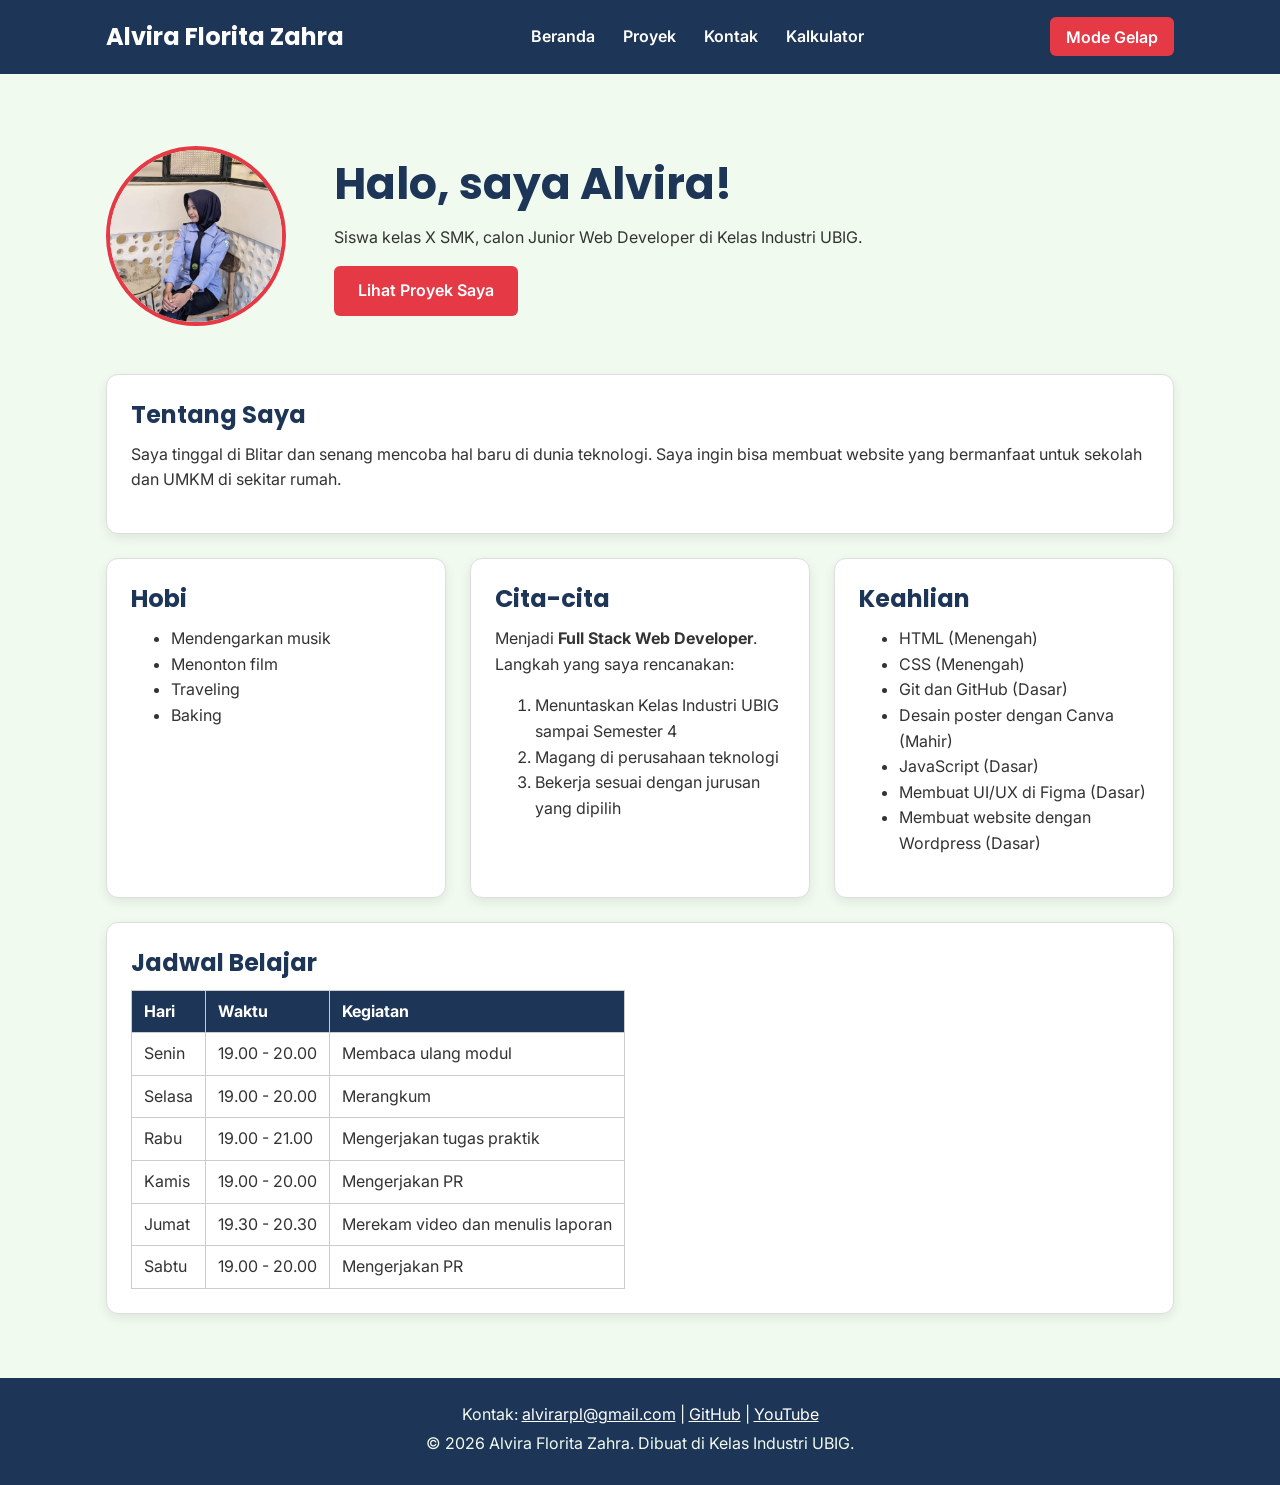
<file: index.html>
<!DOCTYPE html>
<html lang="id">

<head>
  <meta charset="UTF-8">
  <meta name="viewport" content="width=device-width, initial-scale=1.0">
  <title>Alvira Florita Zahra | Beranda</title>
  <link rel="preconnect" href="https://fonts.googleapis.com">
  <link rel="preconnect" href="https://fonts.gstatic.com" crossorigin>
  <link href="https://fonts.googleapis.com/css2?family=Inter:wght@400;600&family=Poppins:wght@600;700&display=swap"
    rel="stylesheet">
  <link rel="icon" type="image/png" href="img/foto-profil.png">
  <link rel="stylesheet" href="css/style.css">
  <script src="js/main.js" defer></script>
  <script src="js/latihan.js" defer></script>
</head>

<body>
  <header>
    <div class="container navbar">
      <h1>Alvira Florita Zahra</h1>
      <nav class="menu-laptop">
        <ul>
          <li><a href="index.html">Beranda</a></li>
          <li><a href="proyek.html">Proyek</a></li>
          <li><a href="kontak.html">Kontak</a></li>
          <li><a href="kalkulator.html">Kalkulator</a></li>
        </ul>
      </nav>
      <!-- Tantangan: menu ponsel yang bisa dibuka-tutup -->
      <details class="menu-ponsel">
        <summary>Menu</summary>
        <nav>
          <ul>
            <li><a href="index.html">Beranda</a></li>
            <li><a href="proyek.html">Proyek</a></li>
            <li><a href="kontak.html">Kontak</a></li>
            <li><a href="kalkulator.html">Kalkulator</a></li>
          </ul>
        </nav>
      </details>
      <button type="button" id="tombol-tema" class="tombol-tema">Mode Gelap</button>
    </div>
  </header>

  <main>
    <div class="container">
      <section class="hero">
        <img src="img/photoprofile.jpeg" alt="Foto profil Alvira Florita Zahra" width="180">
        <div>
          <h2>Halo, saya Alvira!</h2>
          <p>Siswa kelas X SMK, calon Junior Web Developer di Kelas Industri UBIG.</p>
          <a href="proyek.html" class="tombol">Lihat Proyek Saya</a>
        </div>
      </section>

      <section class="kartu">
        <h2>Tentang Saya</h2>
        <p>Saya tinggal di Blitar dan senang mencoba hal baru di dunia teknologi. Saya ingin bisa membuat website yang
          bermanfaat untuk sekolah dan UMKM di sekitar rumah.</p>
      </section>

      <div class="daftar-kartu">
        <section class="kartu">
          <h2>Hobi</h2>
          <ul>
            <li>Mendengarkan musik</li>
            <li>Menonton film</li>
            <li>Traveling</li>
            <li>Baking</li>
          </ul>
        </section>

        <section class="kartu">
          <h2>Cita-cita</h2>
          <p>Menjadi <strong>Full Stack Web Developer</strong>. Langkah yang saya rencanakan:</p>
          <ol>
            <li>Menuntaskan Kelas Industri UBIG sampai Semester 4</li>
            <li>Magang di perusahaan teknologi</li>
            <li>Bekerja sesuai dengan jurusan yang dipilih</li>
          </ol>
        </section>
        <section class="kartu">
          <h2>Keahlian</h2>
          <ul id="daftar-skill"></ul>
        </section>

        <section class="kartu">
          <h2>Jadwal Belajar</h2>
          <table>
            <thead>
              <tr>
                <th>Hari</th>
                <th>Waktu</th>
                <th>Kegiatan</th>
              </tr>
            </thead>
            <tbody>
              <tr>
                <td>Senin</td>
                <td>19.00 - 20.00</td>
                <td>Membaca ulang modul</td>
              </tr>
              <tr>
                <td>Selasa</td>
                <td>19.00 - 20.00</td>
                <td>Merangkum</td>
              </tr>
              <tr>
                <td>Rabu</td>
                <td>19.00 - 21.00</td>
                <td>Mengerjakan tugas praktik</td>
              </tr>
              <tr>
                <td>Kamis</td>
                <td>19.00 - 20.00</td>
                <td>Mengerjakan PR</td>
              </tr>
              <tr>
                <td>Jumat</td>
                <td>19.30 - 20.30</td>
                <td>Merekam video dan menulis laporan</td>
              </tr>
              <tr>
                <td>Sabtu</td>
                <td>19.00 - 20.00</td>
                <td>Mengerjakan PR</td>
              </tr>
            </tbody>
          </table>
        </section>
  </main>

  <footer>
    <p>Kontak: <a href="mailto:alvirarpl@gmail.com">alvirarpl@gmail.com</a> |
      <a href="https://github.com/floritazahra" target="_blank">GitHub</a> |
      <a href="https://www.youtube.com/@AlviraRpl" target="_blank">YouTube</a>
    </p>
    <p>&copy; 2026 Alvira Florita Zahra. Dibuat di Kelas Industri UBIG.</p>
  </footer>
</body>

</html>
</file>
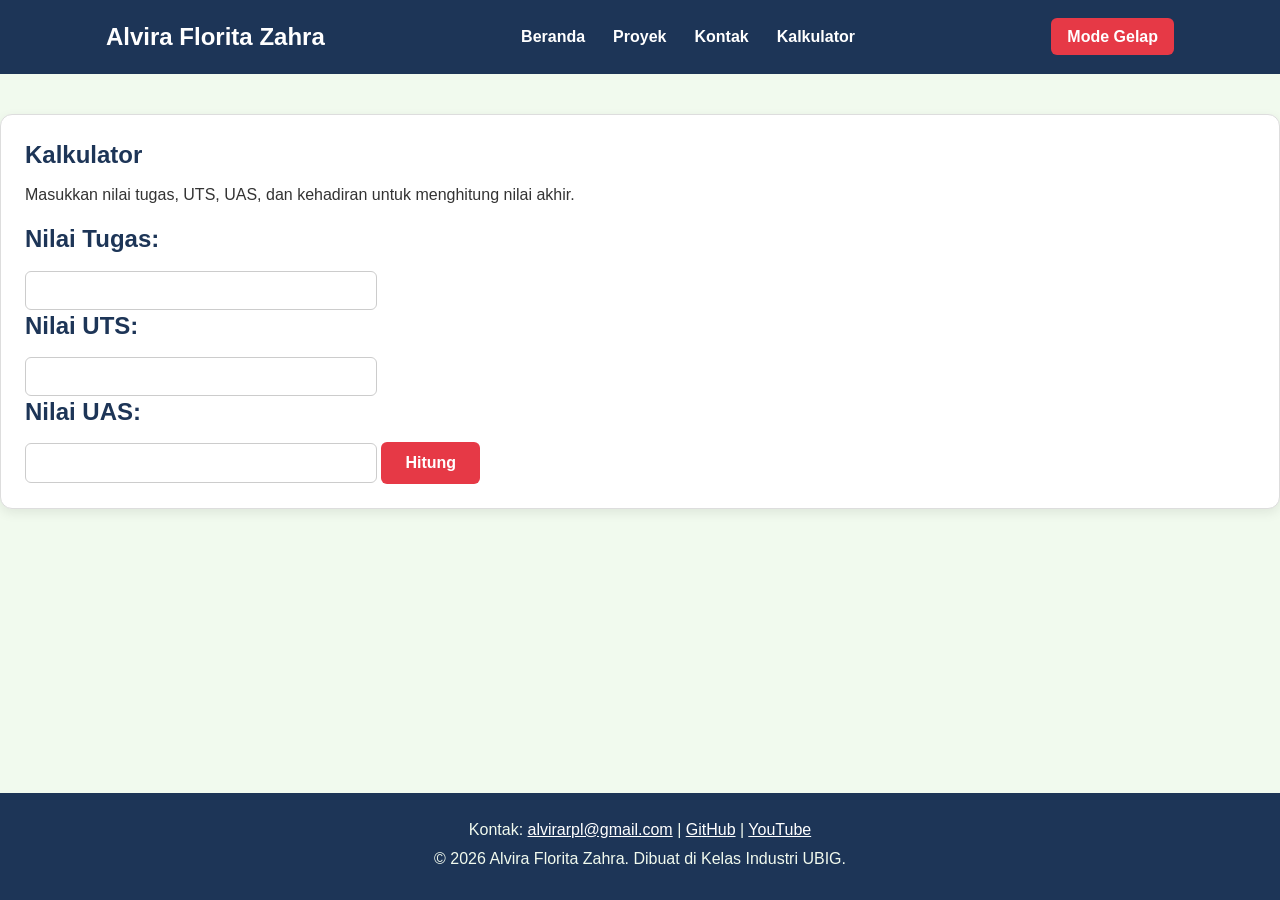
<file: kalkulator.html>
<!DOCTYPE html>
<html lang="en">

<head>
    <meta charset="UTF-8">
    <meta name="viewport" content="width=device-width, initial-scale=1.0">
    <title>Alvira Florita Zahra | Kalkulator</title>
    <link rel="stylesheet" href="css/kalkulator.css">
    <link rel="stylesheet" href="css/style.css">
    <script src="js/main.js" defer></script>
</head>

<body>
    <header>
        <div class="container navbar">
            <h1>Alvira Florita Zahra</h1>
            <nav class="menu-laptop">
                <ul>
                    <li><a href="index.html">Beranda</a></li>
                    <li><a href="proyek.html">Proyek</a></li>
                    <li><a href="kontak.html">Kontak</a></li>
                    <li><a href="kalkulator.html">Kalkulator</a></li>
                </ul>
            </nav>
            <!-- Tantangan: menu ponsel yang bisa dibuka-tutup -->
            <details class="menu-ponsel">
                <summary>Menu</summary>
                <nav>
                    <ul>
                        <li><a href="index.html">Beranda</a></li>
                        <li><a href="proyek.html">Proyek</a></li>
                        <li><a href="kontak.html">Kontak</a></li>
                        <li><a href="kalkulator.html">Kalkulator</a></li>
                    </ul>
                </nav>
            </details>
            <button type="button" id="tombol-tema" class="tombol-tema">Mode Gelap</button>
        </div>
    </header>
    <main>
        <div class="container-kalkulator">
            <div class="kartu">
                <h2>Kalkulator</h2>
                <p>Masukkan nilai tugas, UTS, UAS, dan kehadiran untuk menghitung nilai akhir.</p>
                <div id="kalkulatorForm">
                    <h2>Nilai Tugas:</h2>
                    <input type="number" id="nilaiTugas" name="nilaiTugas" required>

                    <h2>Nilai UTS:</h2>
                    <input type="number" id="nilaiUts" name="nilaiUts" required>

                    <h2>Nilai UAS:</h2>
                    <input type="number" id="nilaiUas" name="nilaiUas" required>

                    <button type="button" id="hitungButton">Hitung</button>
                </div>
                <div id="hasil"></div>
            </div>
        </div>
    </main>

    <footer>
        <p>Kontak: <a href="mailto:alvirarpl@gmail.com">alvirarpl@gmail.com</a> |
            <a href="https://github.com/floritazahra" target="_blank">GitHub</a> |
            <a href="https://www.youtube.com/AlviraRpl" target="_blank">YouTube</a>
        </p>
        <p>&copy; 2026 Alvira Florita Zahra. Dibuat di Kelas Industri UBIG.</p>
    </footer>

    <script src="js/kalkulator.js"></script>

</body>

</html>
</file>
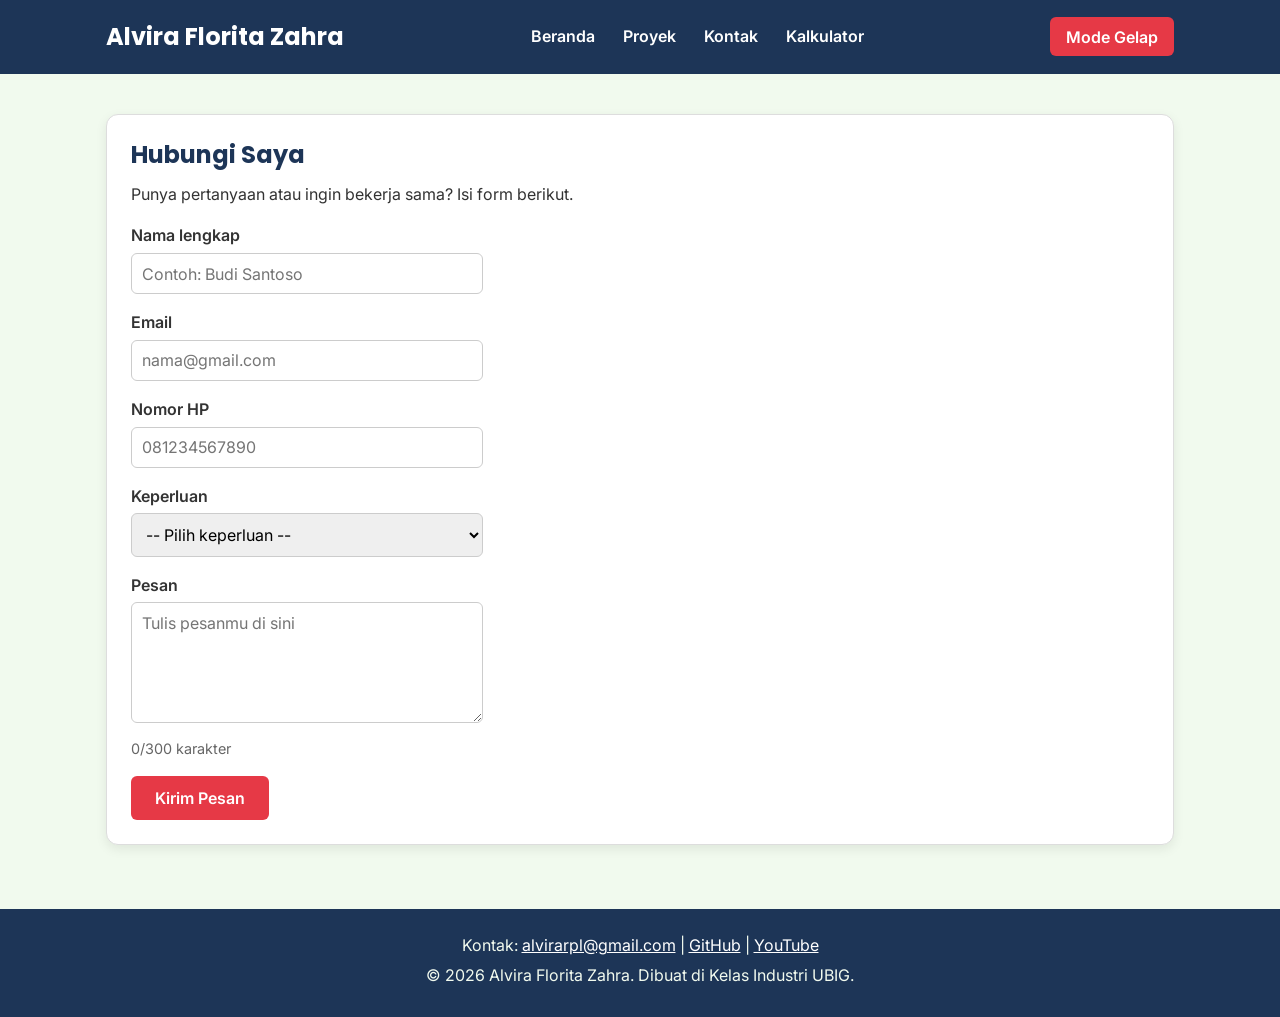
<file: kontak.html>
<!DOCTYPE html>
<html lang="id">

<head>
  <meta charset="UTF-8">
  <meta name="viewport" content="width=device-width, initial-scale=1.0">
  <title>Alvira Florita Zahra | Kontak</title>
  <link rel="preconnect" href="https://fonts.googleapis.com">
  <link rel="preconnect" href="https://fonts.gstatic.com" crossorigin>
  <link href="https://fonts.googleapis.com/css2?family=Inter:wght@400;600&family=Poppins:wght@600;700&display=swap"
    rel="stylesheet">
  <link rel="stylesheet" href="css/style.css">
  <script src="js/main.js" defer></script>
</head>

<body>
  <header>
    <div class="container navbar">
      <h1>Alvira Florita Zahra</h1>

      <nav class="menu-laptop">
        <ul>
          <li><a href="index.html">Beranda</a></li>
          <li><a href="proyek.html">Proyek</a></li>
          <li><a href="kontak.html">Kontak</a></li>
          <li><a href="kalkulator.html">Kalkulator</a></li>
        </ul>
      </nav>

      <details class="menu-ponsel">
        <summary>Menu</summary>
        <nav>
          <ul>
            <li><a href="index.html">Beranda</a></li>
            <li><a href="proyek.html">Proyek</a></li>
            <li><a href="kontak.html">Kontak</a></li>
            <li><a href="kalkulator.html">Kalkulator</a></li>
          </ul>
        </nav>
      </details>

      <button id="tombol-tema">Mode Gelap</button>
    </div>
  </header>

  <main>
    <div class="container">
      <section class="kartu">
        <h2>Hubungi Saya</h2>
        <p>Punya pertanyaan atau ingin bekerja sama? Isi form berikut.</p>

        <form>
          <p>
            <label for="nama">Nama lengkap</label><br>
            <input type="text" id="nama" name="nama" placeholder="Contoh: Budi Santoso" required>
          </p>

          <p>
            <label for="email">Email</label><br>
            <input type="email" id="email" name="email" placeholder="nama@gmail.com" required>
          </p>

          <p>
            <label for="hp">Nomor HP</label><br>
            <input type="tel" id="hp" name="hp" placeholder="081234567890" required>
          </p>

          <p>
            <label for="keperluan">Keperluan</label><br>
            <select id="keperluan" name="keperluan" required>
              <option value="">-- Pilih keperluan --</option>
              <option value="bertanya">Bertanya</option>
              <option value="kerja-sama">Kerja sama proyek</option>
              <option value="lainnya">Lainnya</option>
            </select>
          </p>

          <p>
            <label for="pesan">Pesan</label><br>
            <textarea id="pesan" name="pesan" rows="5" maxlength="300" placeholder="Tulis pesanmu di sini"
              required></textarea>
            <span id="hitung-karakter">0/300 karakter</span>
          </p>

          <button type="submit">Kirim Pesan</button>
        </form>
      </section>
    </div>
  </main>

  <footer>
    <p>Kontak: <a href="mailto:alvirarpl@gmail.com">alvirarpl@gmail.com</a> |
      <a href="https://github.com/floritazahra" target="_blank">GitHub</a> |
      <a href="https://www.youtube.com/@AlviraRpl" target="_blank">YouTube</a>
    </p>
    <p>&copy; 2026 Alvira Florita Zahra. Dibuat di Kelas Industri UBIG.</p>
  </footer>
</body>

</html>
</file>
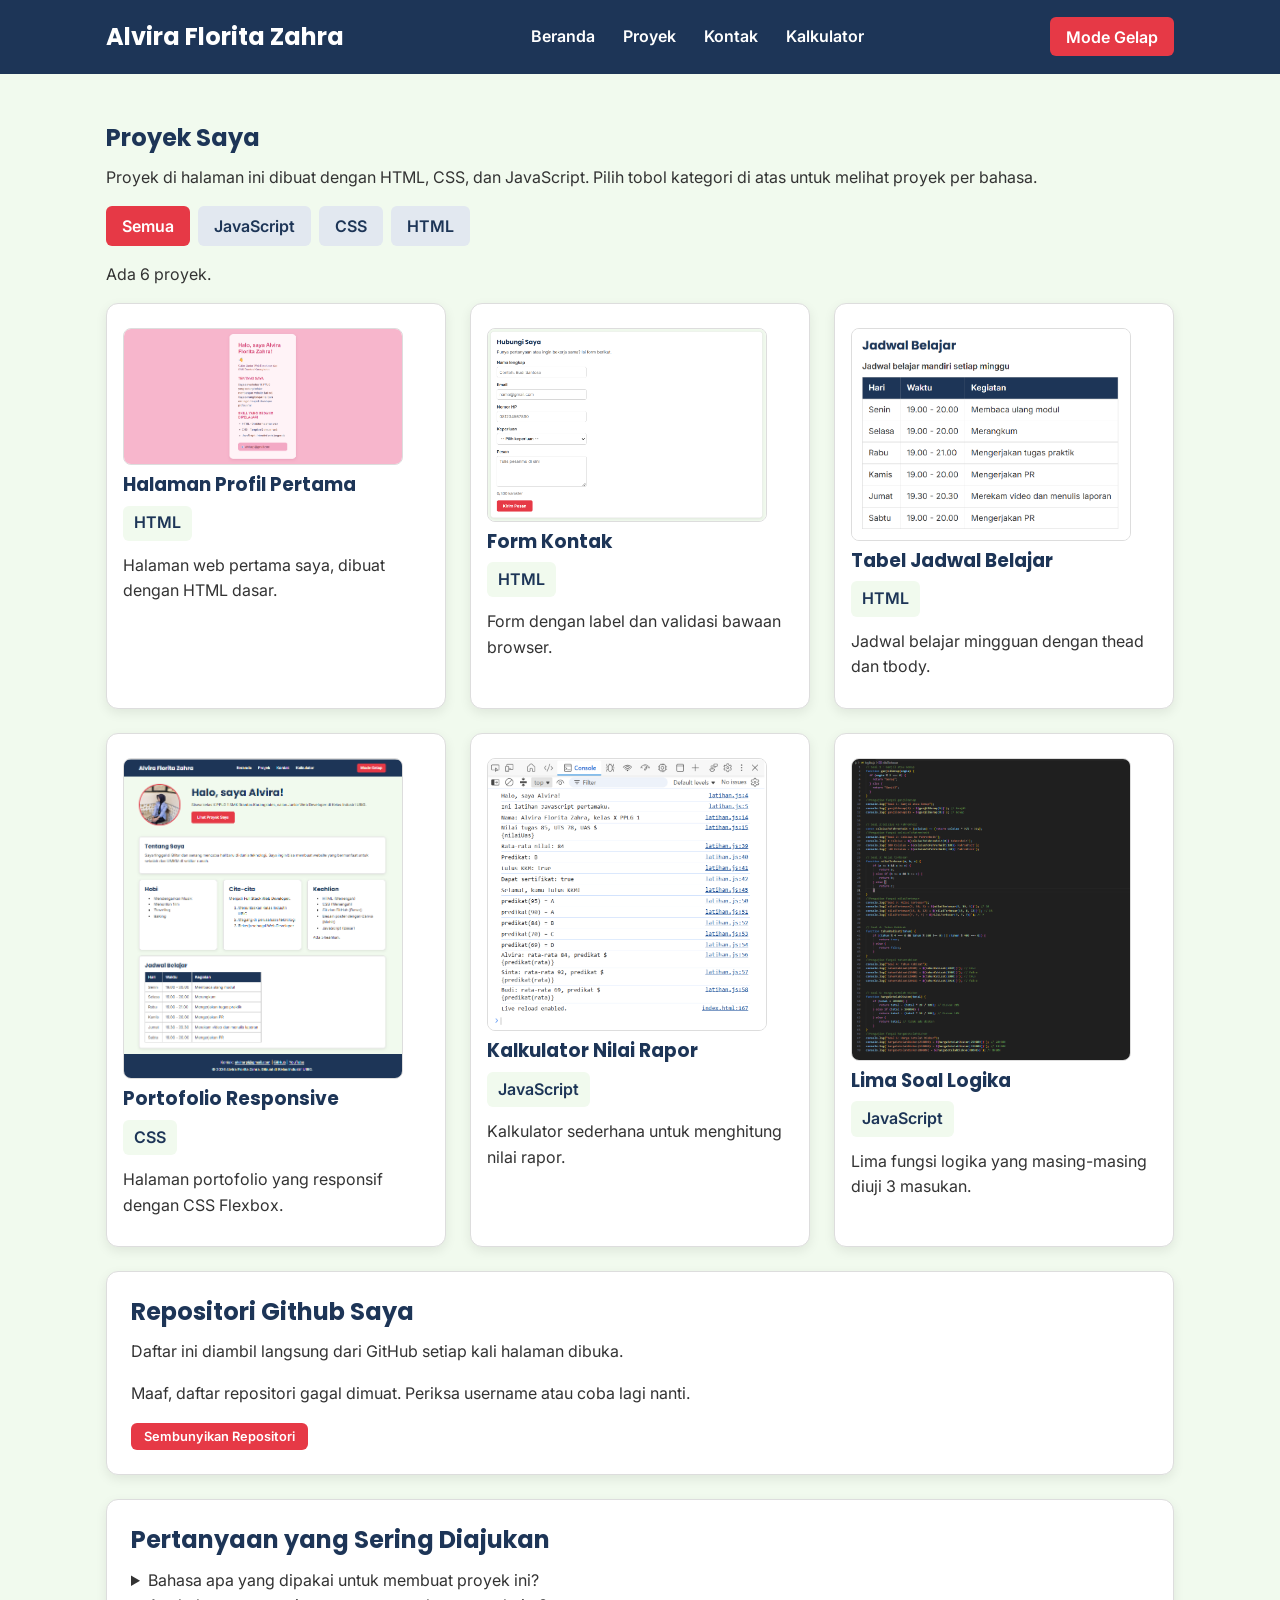
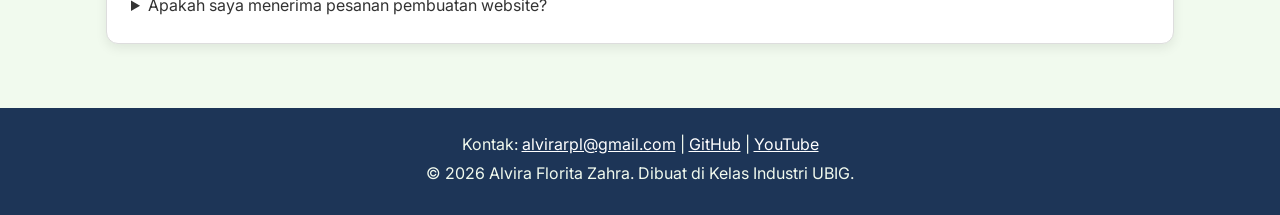
<file: proyek.html>
<!DOCTYPE html>
<html lang="id">

<head>
  <meta charset="UTF-8">
  <meta name="viewport" content="width=device-width, initial-scale=1.0">
  <title>Alvira Florita Zahra | Proyek</title>
  <link rel="preconnect" href="https://fonts.googleapis.com">
  <link rel="preconnect" href="https://fonts.gstatic.com" crossorigin>
  <link href="https://fonts.googleapis.com/css2?family=Inter:wght@400;600&family=Poppins:wght@600;700&display=swap"
    rel="stylesheet">
  <link rel="preconnect" href="https://api.github.com">
  <link rel="stylesheet" href="css/style.css">
  <script src="js/main.js" defer></script>
</head>

<body>
  <header>
    <div class="container navbar">
      <h1>Alvira Florita Zahra</h1>
      <nav class="menu-laptop">
        <ul>
          <li><a href="index.html">Beranda</a></li>
          <li><a href="proyek.html">Proyek</a></li>
          <li><a href="kontak.html">Kontak</a></li>
          <li><a href="kalkulator.html">Kalkulator</a></li>
        </ul>
      </nav>
      <!-- Tantangan: menu ponsel yang bisa dibuka-tutup -->
      <details class="menu-ponsel">
        <summary>Menu</summary>
        <nav>
          <ul>
            <li><a href="index.html">Beranda</a></li>
            <li><a href="proyek.html">Proyek</a></li>
            <li><a href="kontak.html">Kontak</a></li>
            <li><a href="kalkulator.html">Kalkulator</a></li>
          </ul>
        </nav>
      </details>
      <button type="button" id="tombol-tema" class="tombol-tema">Mode Gelap</button>
    </div>
  </header>

  <main>
    <div class="container">
      <section>
        <h2>Proyek Saya</h2>
        <p>Proyek di halaman ini dibuat dengan HTML, CSS, dan JavaScript.
          Pilih tobol kategori di atas untuk melihat proyek per bahasa.
        </p>

        <div class="area-proyek">
          <div class="filter">
            <button type="button" class="tombol-filter" id="filter-semua">Semua</button>
            <button type="button" class="tombol-filter" id="filter-javascript">JavaScript</button>
            <button type="button" class="tombol-filter" id="filter-css">CSS</button>
            <button type="button" class="tombol-filter" id="filter-html">HTML</button>

          </div>
          <p id="jumlah-proyek"></p>
          <div class="daftar-kartu" id="daftar-proyek"></div>
        </div>
      </section>
      <!-- SECTIO REPOSITORI -->
      <section class="kartu">
        <h2>Repositori Github Saya</h2>
        <p>Daftar ini diambil langsung dari GitHub setiap kali halaman dibuka.</p>
        <p id="status-repo"></p>
        <ul id="daftar-repo"></ul>
         <button id="tombol-repo" class="tombol-kecil">Sembunyikan Repositori</button>
      </section>

      <!-- FAQ dengan details dan summary -->
      <section class="kartu">
        <h2>Pertanyaan yang Sering Diajukan</h2>
        <details>
          <summary>Bahasa apa yang dipakai untuk membuat proyek ini?</summary>
          <p>Semua proyek di halaman ini dibuat dengan HTML. Tampilannya akan saya rapikan dengan CSS mulai Minggu 03.
          </p>
        </details>
        <details>
          <summary>Apakah saya menerima pesanan pembuatan website?</summary>
          <p>Belum, saya masih belajar. Namun kamu tetap boleh menghubungi saya melalui halaman Kontak.</p>
        </details>
      </section>
    </div>
  </main>

  <footer>
    <p>Kontak: <a href="mailto:alvirarpl@gmail.com">alvirarpl@gmail.com</a> |
      <a href="https://github.com/floritazahra" target="_blank">GitHub</a> |
      <a href="https://www.youtube.com/AlviraRpl" target="_blank">YouTube</a>
    </p>
    <p>&copy; 2026 Alvira Florita Zahra. Dibuat di Kelas Industri UBIG.</p>
  </footer>
</body>

</html>
</file>
<file: css/style.css>
/* Gaya portofolio Alvira Florita Zahra
   Palet: #1D3557 (utama), #E63946 (aksen), #F1FAEE (latar)
   Huruf: Poppins (judul), Inter (isi)
   Tata letak: mobile first, titik ubah 768px (tablet) dan 1024px (laptop) */

/* 1. Reset */
* {
  box-sizing: border-box;
  margin: 0;
}

img {
  max-width: 100%;
  height: auto;
}

/* 2. Dasar halaman: warna dan huruf */
body {
  font-family: "Inter", Arial, sans-serif;
  font-size: 1rem;
  line-height: 1.6;
  color: #333333;
  background-color: #F1FAEE;
}

h1,
h2,
h3 {
  font-family: "Poppins", Arial, sans-serif;
  color: #1D3557;
  line-height: 1.3;
}

h2 {
  margin-bottom: 0.75rem;
}

p,
ul,
ol {
  margin-bottom: 1rem;
}

a {
  color: #E63946;
}

/* 3. Wadah, header, dan menu */
.container {
  max-width: 1100px;
  margin: 0 auto;
  padding: 0 1rem;
}

header {
  background-color: #1D3557;
  color: #FFFFFF;
  padding: 1rem 0;
}

header h1 {
  color: #FFFFFF;
  font-size: 1.5rem;
}

.navbar {
  display: flex;
  flex-wrap: wrap;
  justify-content: space-between;
  align-items: center;
  gap: 0.5rem;
}

nav ul {
  display: flex;
  gap: 0.25rem;
  padding: 0;
  margin: 0;
  list-style: none;
}

nav a {
  display: inline-block;
  padding: 0.5rem 0.75rem;
  border-radius: 6px;
  color: #FFFFFF;
  font-weight: 600;
  text-decoration: none;
}

/* Tantangan: menu ponsel buka-tutup dengan details */
.menu-laptop {
  display: none;
}

.menu-ponsel summary {
  padding: 0.5rem 0.75rem;
  border: 1px solid #FFFFFF;
  border-radius: 6px;
  font-weight: 600;
  cursor: pointer;
}

.menu-ponsel ul {
  flex-direction: column;
  margin-top: 0.5rem;
}

/* 4. Isi utama, hero, dan kartu */
main {
  padding: 1.5rem 0;
}

body:has(#daftar-proyek) main {
  padding-top: 3rem;
}

.hero {
  display: flex;
  flex-direction: column;
  align-items: center;
  gap: 1.5rem;
  padding: 1rem 0 2rem;
  text-align: center;
}

.hero img {
  border: 4px solid #E63946;
  border-radius: 50%;
}

.hero h2 {
  font-size: 2rem;
}

.tombol {
  display: inline-block;
  padding: 0.75rem 1.5rem;
  border-radius: 6px;
  background-color: #E63946;
  color: #FFFFFF;
  font-weight: 600;
  text-decoration: none;
}

.kartu {
  background-color: #FFFFFF;
  padding: 1rem;
  margin-bottom: 1.5rem;
  border: 1px solid #DDDDDD;
  border-radius: 12px;
  box-shadow: 0 4px 12px rgba(0, 0, 0, 0.08);
}

.daftar-kartu {
  display: flex;
  flex-wrap: wrap;
  gap: 1.5rem;
  margin-bottom: 1.5rem;
}

.daftar-kartu .kartu {
  flex: 1 1 280px;
  margin-bottom: 0;
}

article img {
  border-radius: 8px;
  border: 1px solid #DDDDDD;
}

/* 5. Tabel */
table {
  border-collapse: collapse;
}

caption {
  font-weight: 600;
  text-align: left;
  margin-bottom: 0.5rem;
}

th,
td {
  border: 1px solid #CCCCCC;
  padding: 0.5rem 0.75rem;
  text-align: left;
}

th {
  background-color: #1D3557;
  color: #FFFFFF;
}

/* 6. Form */
label {
  font-weight: 600;
}

input,
select,
textarea {
  width: 100%;
  max-width: 22rem;
  padding: 0.6rem;
  margin-top: 0.25rem;
  border: 1px solid #CCCCCC;
  border-radius: 6px;
  font-family: inherit;
  font-size: 1rem;
}

button {
  padding: 0.75rem 1.5rem;
  border: none;
  border-radius: 6px;
  background-color: #E63946;
  color: #FFFFFF;
  font-family: inherit;
  font-size: 1rem;
  font-weight: 600;
  cursor: pointer;
}

/* 7. Footer */
footer {
  background-color: #1D3557;
  color: #F1FAEE;
  text-align: center;
  padding: 1.5rem;
}

footer p {
  margin-bottom: 0.25rem;
}

footer a {
  color: #FFFFFF;
}

/* 8. Tablet: lebar layar 768px ke atas */
@media (min-width: 768px) {
  .menu-laptop {
    display: block;
  }

  .menu-ponsel {
    display: none;
  }

  .hero {
    flex-direction: row;
    padding: 2rem 0 3rem;
    text-align: left;
  }

  .kartu {
    padding: 1.5rem;
  }
}

/* 9. Laptop: lebar layar 1024px ke atas */
@media (min-width: 1024px) {
  main {
    padding: 2.5rem 0;
  }

  .hero {
    gap: 3rem;
  }

  .hero h2 {
    font-size: 2.75rem;
  }
}

/* =================================
   TAMBAHAN MODUL P1-W07
   ================================= */

/* Tombol mode gelap */
body {
  transition: background-color 0.3s, color 0.3s;
}

#tombol-tema {
  padding: 0.6rem 1rem;
  background-color: #E63946;
  color: white;
}

/* Tampilan mode gelap */
body.gelap {
  background-color: #172033;
  color: #F1FAEE;
}

body.gelap h1,
body.gelap h2,
body.gelap h3 {
  color: #F1FAEE;
}

body.gelap .kartu {
  background-color: #243149;
  color: #F1FAEE;
  border-color: #526078;
}

body.gelap table,
body.gelap th,
body.gelap td {
  border-color: #64748B;
}

body.gelap input,
body.gelap textarea,
body.gelap select {
  background-color: #243149;
  color: white;
  border-color: #64748B;
}

/* Filter kategori proyek */
.filter-proyek {
  display: flex;
  flex-wrap: wrap;
  gap: 0.5rem;
  margin: 1rem 0;
}

.tombol-filter {
  background-color: #E2E8F0;
  color: #1D3557;
  padding: 0.6rem 1rem;
}

.tombol-filter.aktif {
  background-color: #E63946;
  color: white;
}

/* Label kategori proyek */
.label {
  display: inline-block;
  background-color: #F1FAEE;
  color: #1D3557;
  padding: 0.3rem 0.7rem;
  border-radius: 6px;
  font-weight: 600;
  margin-bottom: 0.5rem;
}

/* Tampilan kartu proyek */
#daftar-proyek .kartu {
  flex: 1 1 280px;
}

#daftar-proyek img {
  width: 100%;
  max-width: 280px;
  margin: 0.5rem 0;
}

/* Penghitung karakter */
#hitung-karakter {
  display: block;
  margin-top: 0.4rem;
  font-size: 0.9rem;
  color: #666666;
}

body.gelap #hitung-karakter {
  color: #F1FAEE;
}
/* Tombol ukuran kecil */
.tombol-kecil {
  padding: 0.4rem 0.8rem;
  font-size: 0.8rem;
}
/* Menyembunyikan elemen */
.tersembunyi {
  display: none;
}

.area-proyek {
  width: 100%;
}

.filter {
  display: flex;
  flex-wrap: wrap;
  gap: 0.5rem;
  margin: 1rem 0;
}

#daftar-proyek {
  display: flex;
  flex-wrap: wrap;
  gap: 1.5rem;
  margin: 1rem 0 1.5rem;
}

.kartu-proyek {
  flex: 1 1 280px;
  min-width: 0;
  padding: 1rem;
  margin-bottom: 0;
  background-color: #FFFFFF;
  border: 1px solid #DDDDDD;
  border-radius: 12px;
  box-shadow: 0 4px 12px rgba(0, 0, 0, 0.08);
}

.kartu-proyek img {
  display: block;
  width: 100%;
  height: auto;
  margin: 0.5rem 0;
  border: 1px solid #DDDDDD;
  border-radius: 8px;
}

.kartu-proyek h3 {
  margin-bottom: 0.5rem;
}

.kartu-proyek p {
  margin-bottom: 0.75rem;
}

body.gelap .kartu-proyek {
  background-color: #243149;
  color: #F1FAEE;
  border-color: #526078;
}
</file>
<file: css/kalkulator.css>
/* 1. Reset */
* {
  box-sizing: border-box;
  margin: 0;
}

img {
  max-width: 100%;
  height: auto;
}

/* 2. Dasar halaman: warna dan huruf */
body {
  font-family: "Inter", Arial, sans-serif;
  font-size: 1rem;
  line-height: 1.6;
  color: #333333;
  background-color: #F1FAEE;
}

h1, h2, h3 {
  font-family: "Poppins", Arial, sans-serif;
  color: #1D3557;
  line-height: 1.3;
}

h2 {
  margin-bottom: 0.75rem;
}

p, ul, ol {
  margin-bottom: 1rem;
}

a {
  color: #E63946;
}

/* 3. Wadah, header, dan menu */
.container {
  max-width: 1100px;
  margin: 0 auto;
  padding: 0 1rem;
}

header {
  background-color: #1D3557;
  color: #FFFFFF;
  padding: 1rem 0;
}

header h1 {
  color: #FFFFFF;
  font-size: 1.5rem;
}

.navbar {
  display: flex;
  flex-wrap: wrap;
  justify-content: space-between;
  align-items: center;
  gap: 0.5rem;
}

nav ul {
  display: flex;
  gap: 0.25rem;
  padding: 0;
  margin: 0;
  list-style: none;
}

nav a {
  display: inline-block;
  padding: 0.5rem 0.75rem;
  border-radius: 6px;
  color: #FFFFFF;
  font-weight: 600;
  text-decoration: none;
}

/* Tantangan: menu ponsel buka-tutup dengan details */
.menu-laptop {
  display: none;
}

.menu-ponsel summary {
  padding: 0.5rem 0.75rem;
  border: 1px solid #FFFFFF;
  border-radius: 6px;
  font-weight: 600;
  cursor: pointer;
}

.menu-ponsel ul {
  flex-direction: column;
  margin-top: 0.5rem;
}

/* 4. Isi utama, hero, dan kartu */
main {
  padding: 1.5rem 0;
}

.hero {
  display: flex;
  flex-direction: column;
  align-items: center;
  gap: 1.5rem;
  padding: 1rem 0 2rem;
  text-align: center;
}

.hero img {
  border: 4px solid #E63946;
  border-radius: 50%;
}

.hero h2 {
  font-size: 2rem;
}

.tombol {
  display: inline-block;
  padding: 0.75rem 1.5rem;
  border-radius: 6px;
  background-color: #E63946;
  color: #FFFFFF;
  font-weight: 600;
  text-decoration: none;
}

.kartu {
  background-color: #FFFFFF;
  padding: 1rem;
  margin-bottom: 1.5rem;
  border: 1px solid #DDDDDD;
  border-radius: 12px;
  box-shadow: 0 4px 12px rgba(0, 0, 0, 0.08);
}

.daftar-kartu {
  display: flex;
  flex-wrap: wrap;
  gap: 1.5rem;
  margin-bottom: 1.5rem;
}

.daftar-kartu .kartu {
  flex: 1 1 280px;
  margin-bottom: 0;
}

article img {
  border-radius: 8px;
  border: 1px solid #DDDDDD;
}

/* 5. Tabel */
table {
  border-collapse: collapse;
}

caption {
  font-weight: 600;
  text-align: left;
  margin-bottom: 0.5rem;
}

th, td {
  border: 1px solid #CCCCCC;
  padding: 0.5rem 0.75rem;
  text-align: left;
}

th {
  background-color: #1D3557;
  color: #FFFFFF;
}

/* 6. Form */
label {
  font-weight: 600;
}

input, select, textarea {
  width: 100%;
  max-width: 22rem;
  padding: 0.6rem;
  margin-top: 0.25rem;
  border: 1px solid #CCCCCC;
  border-radius: 6px;
  font-family: inherit;
  font-size: 1rem;
}

button {
  padding: 0.75rem 1.5rem;
  border: none;
  border-radius: 6px;
  background-color: #E63946;
  color: #FFFFFF;
  font-family: inherit;
  font-size: 1rem;
  font-weight: 600;
  cursor: pointer;
}

/* 7. Footer */
footer {
  background-color: #1D3557;
  color: #F1FAEE;
  text-align: center;
  padding: 1.5rem;
}

footer p {
  margin-bottom: 0.25rem;
}

footer a {
  color: #FFFFFF;
}

/* 8. Tablet: lebar layar 768px ke atas */
@media (min-width: 768px) {
  .menu-laptop {
    display: block;
  }

  .menu-ponsel {
    display: none;
  }

  .hero {
    flex-direction: row;
    padding: 2rem 0 3rem;
    text-align: left;
  }

  .kartu {
    padding: 1.5rem;
  }
}
body {

  min-height: 100vh;
  display: flex;
  flex-direction: column;
}

main {
  flex: 1;
  padding: 1.5rem 0;
}


/* 9. Laptop: lebar layar 1024px ke atas */
@media (min-width: 1024px) {
  main {
    padding: 2.5rem 0;
  }

  .hero {
    gap: 3rem;
  }

  .hero h2 {
    font-size: 2.75rem;
  }
}  
body {

  min-height: 100vh;
  display: flex;
  flex-direction: column;
}

main {
  flex: 1;
  padding: 1.5rem 0;
}
</file>
